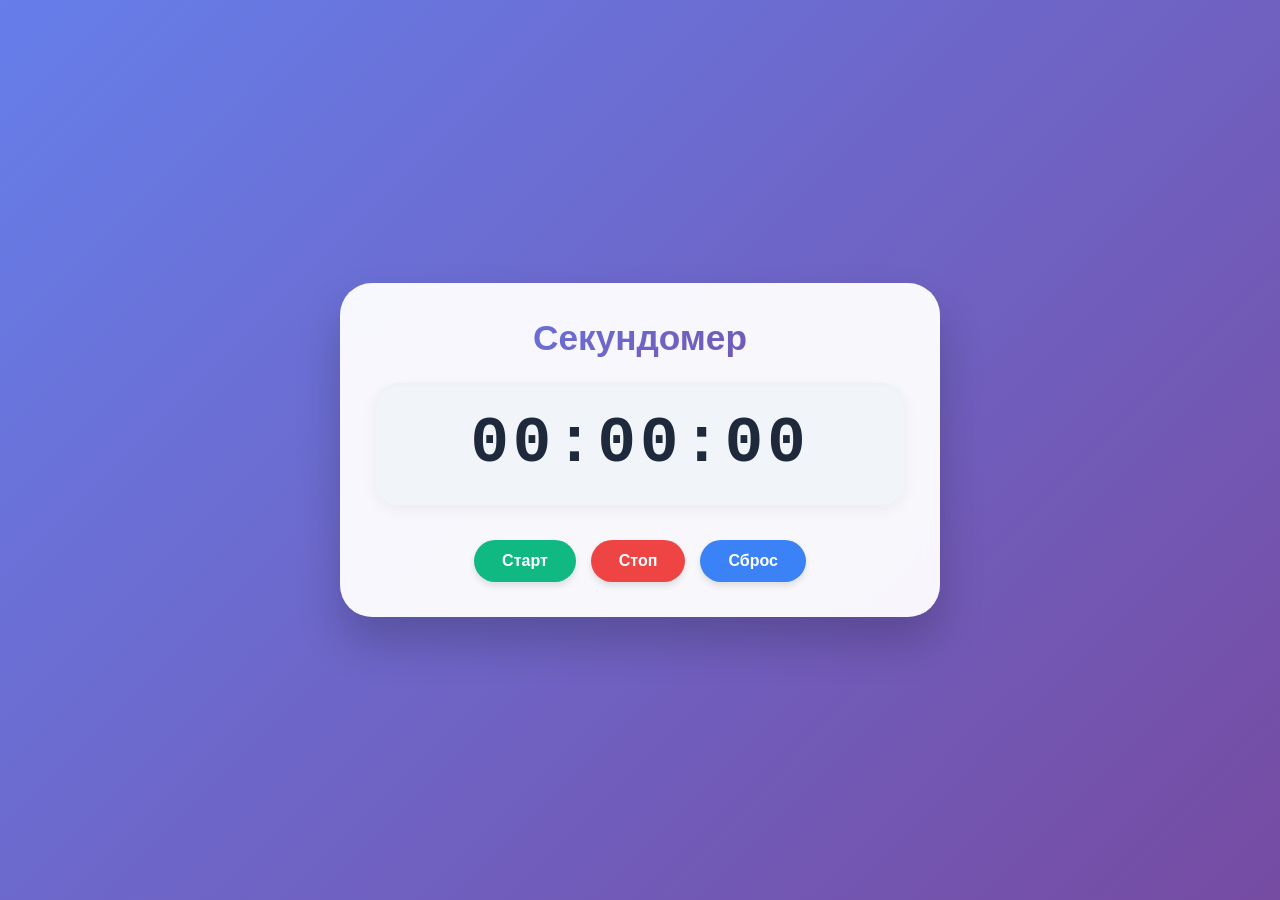
<file: index.html>
<!DOCTYPE html>
<html lang="ru-RU">
<head>
    <meta charset="UTF-8">
    <meta name="viewport" content="width=device-width, initial-scale=1.0">
    <title>Секундомер</title>
    <link rel="stylesheet" href="style.css">
</head>
<body>
    <div class="container">
        <h1>Секундомер</h1>

        <div class="timer-display">
            <span id="hours">00</span>:<span id="minutes">00</span>:<span id="seconds">00</span>
        </div>

        <div class="timer-buttons">
            <button id="startBtn">Старт</button>
            <button id="stopBtn">Стоп</button>
            <button id="resetBtn">Сброс</button>
        </div>
    </div>

    <script src="main.js"></script>
</body>
</html>
</file>
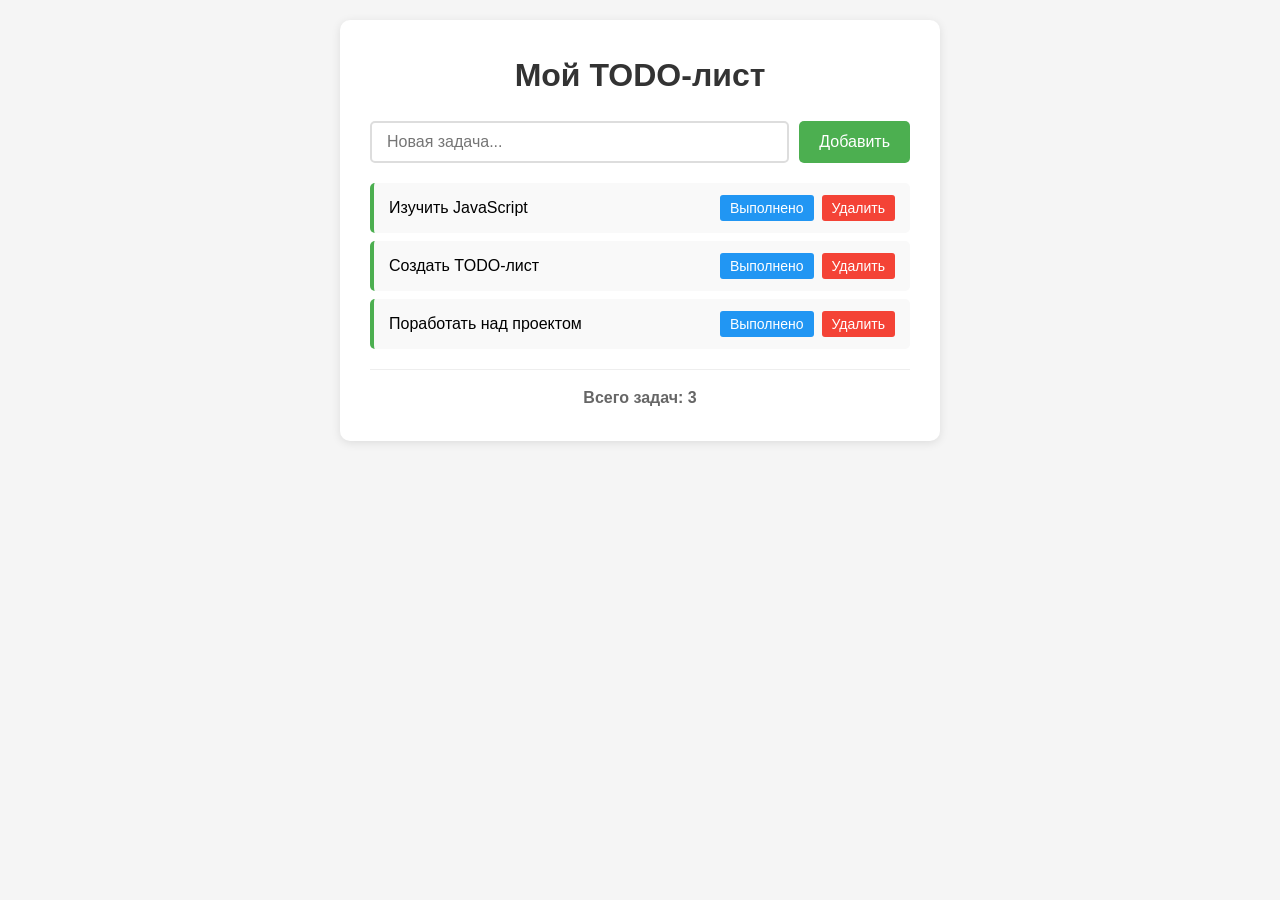
<file: todo.html>
<!doctype html>
<html lang="ru">
  <head>
    <meta charset="UTF-8" />
    <meta name="viewport" content="width=device-width, initial-scale=1.0" />
    <title>Простой TODO-лист</title>
    <link rel="stylesheet" href="todo.css" />
  </head>
  <body>
    <div class="container">
      <h1>Мой TODO-лист</h1>
      <div class="add-task">
        <input type="text" id="taskInput" placeholder="Новая задача..." />
        <button id="addBtn">Добавить</button>
      </div>
      <ul id="taskList"></ul>
      <div class="info">
        <p id="taskCounter">Всего задач: 0</p>
      </div>
    </div>
    <script src="todo.js"></script>
  </body>
</html>
</file>
<file: style.css>
* {
    margin: 0;
    padding: 0;
    box-sizing: border-box;
}

body {
    font-family: 'Segoe UI', Tahoma, Geneva, Verdana, sans-serif;
    background: linear-gradient(135deg, #667eea 0%, #764ba2 100%);
    min-height: 100vh;
    display: flex;
    align-items: center;
    justify-content: center;
    padding: 20px;
}

.container {
    max-width: 600px;
    width: 100%;
    background-color: rgba(255, 255, 255, 0.95);
    backdrop-filter: blur(10px);
    padding: 35px;
    border-radius: 32px;
    box-shadow: 0 25px 45px rgba(0, 0, 0, 0.2);
    text-align: center;
    transition: transform 0.3s ease;
}

.container:hover {
    transform: translateY(-5px);
}

h1 {
    font-size: 2.2rem;
    background: linear-gradient(135deg, #667eea, #764ba2);
    -webkit-background-clip: text;
    background-clip: text;
    color: transparent;
    margin-bottom: 25px;
}

.timer-display {
    font-size: 64px;
    font-weight: 700;
    font-family: 'Courier New', monospace;
    color: #1e293b;
    margin-bottom: 35px;
    padding: 25px;
    background: #f1f5f9;
    border-radius: 24px;
    letter-spacing: 4px;
    box-shadow: inset 0 2px 5px rgba(0,0,0,0.02), 0 5px 15px rgba(0,0,0,0.05);
}

.timer-buttons {
    display: flex;
    gap: 15px;
    justify-content: center;
    flex-wrap: wrap;
}

.timer-buttons button {
    padding: 12px 28px;
    font-size: 16px;
    font-weight: 600;
    border: none;
    border-radius: 40px;
    cursor: pointer;
    transition: all 0.2s ease;
    box-shadow: 0 4px 6px rgba(0, 0, 0, 0.1);
}

.timer-buttons button:active {
    transform: scale(0.96);
}

#startBtn {
    background-color: #10b981;
    color: white;
}

#startBtn:hover {
    background-color: #059669;
    box-shadow: 0 8px 15px rgba(16, 185, 129, 0.3);
}

#stopBtn {
    background-color: #ef4444;
    color: white;
}

#stopBtn:hover {
    background-color: #dc2626;
    box-shadow: 0 8px 15px rgba(239, 68, 68, 0.3);
}

#resetBtn {
    background-color: #3b82f6;
    color: white;
}

#resetBtn:hover {
    background-color: #2563eb;
    box-shadow: 0 8px 15px rgba(59, 130, 246, 0.3);
}
</file>
<file: todo.css>
* {
  margin: 0;
  padding: 0;
  box-sizing: border-box;
}

body {
  font-family: Arial, sans-serif;
  background-color: #f5f5f5;
  padding: 20px;
  line-height: 1.6;
}

.container {
  max-width: 600px;
  margin: 0 auto;
  background-color: white;
  padding: 30px;
  border-radius: 10px;
  box-shadow: 0 2px 10px rgba(0, 0, 0, 0.1);
}

h1 {
  text-align: center;
  color: #333;
  margin-bottom: 20px;
}

.add-task {
  display: flex;
  gap: 10px;
  margin-bottom: 20px;
}

#taskInput {
  flex: 1;
  padding: 10px 15px;
  border: 2px solid #ddd;
  border-radius: 5px;
  font-size: 16px;
}

#taskInput:focus {
  outline: none;
  border-color: #4caf50;
}

#addBtn {
  padding: 10px 20px;
  background-color: #4caf50;
  color: white;
  border: none;
  border-radius: 5px;
  cursor: pointer;
  font-size: 16px;
  transition: background-color 0.3s;
}

#addBtn:hover {
  background-color: #45a049;
}

#taskList {
  list-style-type: none;
}

.task-item {
  display: flex;
  align-items: center;
  padding: 12px 15px;
  margin-bottom: 8px;
  background-color: #f9f9f9;
  border-left: 4px solid #4caf50;
  border-radius: 5px;
  transition: all 0.3s;
}

.task-item:hover {
  background-color: #f0f0f0;
}

.task-text {
  flex: 1;
  font-size: 16px;
}

.task-text.completed {
  text-decoration: line-through;
  color: #888;
}

.task-buttons {
  display: flex;
  gap: 8px;
}

.complete-btn,
.delete-btn {
  padding: 5px 10px;
  border: none;
  border-radius: 3px;
  cursor: pointer;
  font-size: 14px;
}

.complete-btn {
  background-color: #2196f3;
  color: white;
}

.complete-btn:hover {
  background-color: #1976d2;
}

.delete-btn {
  background-color: #f44336;
  color: white;
}

.delete-btn:hover {
  background-color: #d32f2f;
}

.info {
  margin-top: 20px;
  padding-top: 15px;
  border-top: 1px solid #eee;
  text-align: center;
}

#taskCounter {
  color: #666;
  font-weight: bold;
}
</file>
